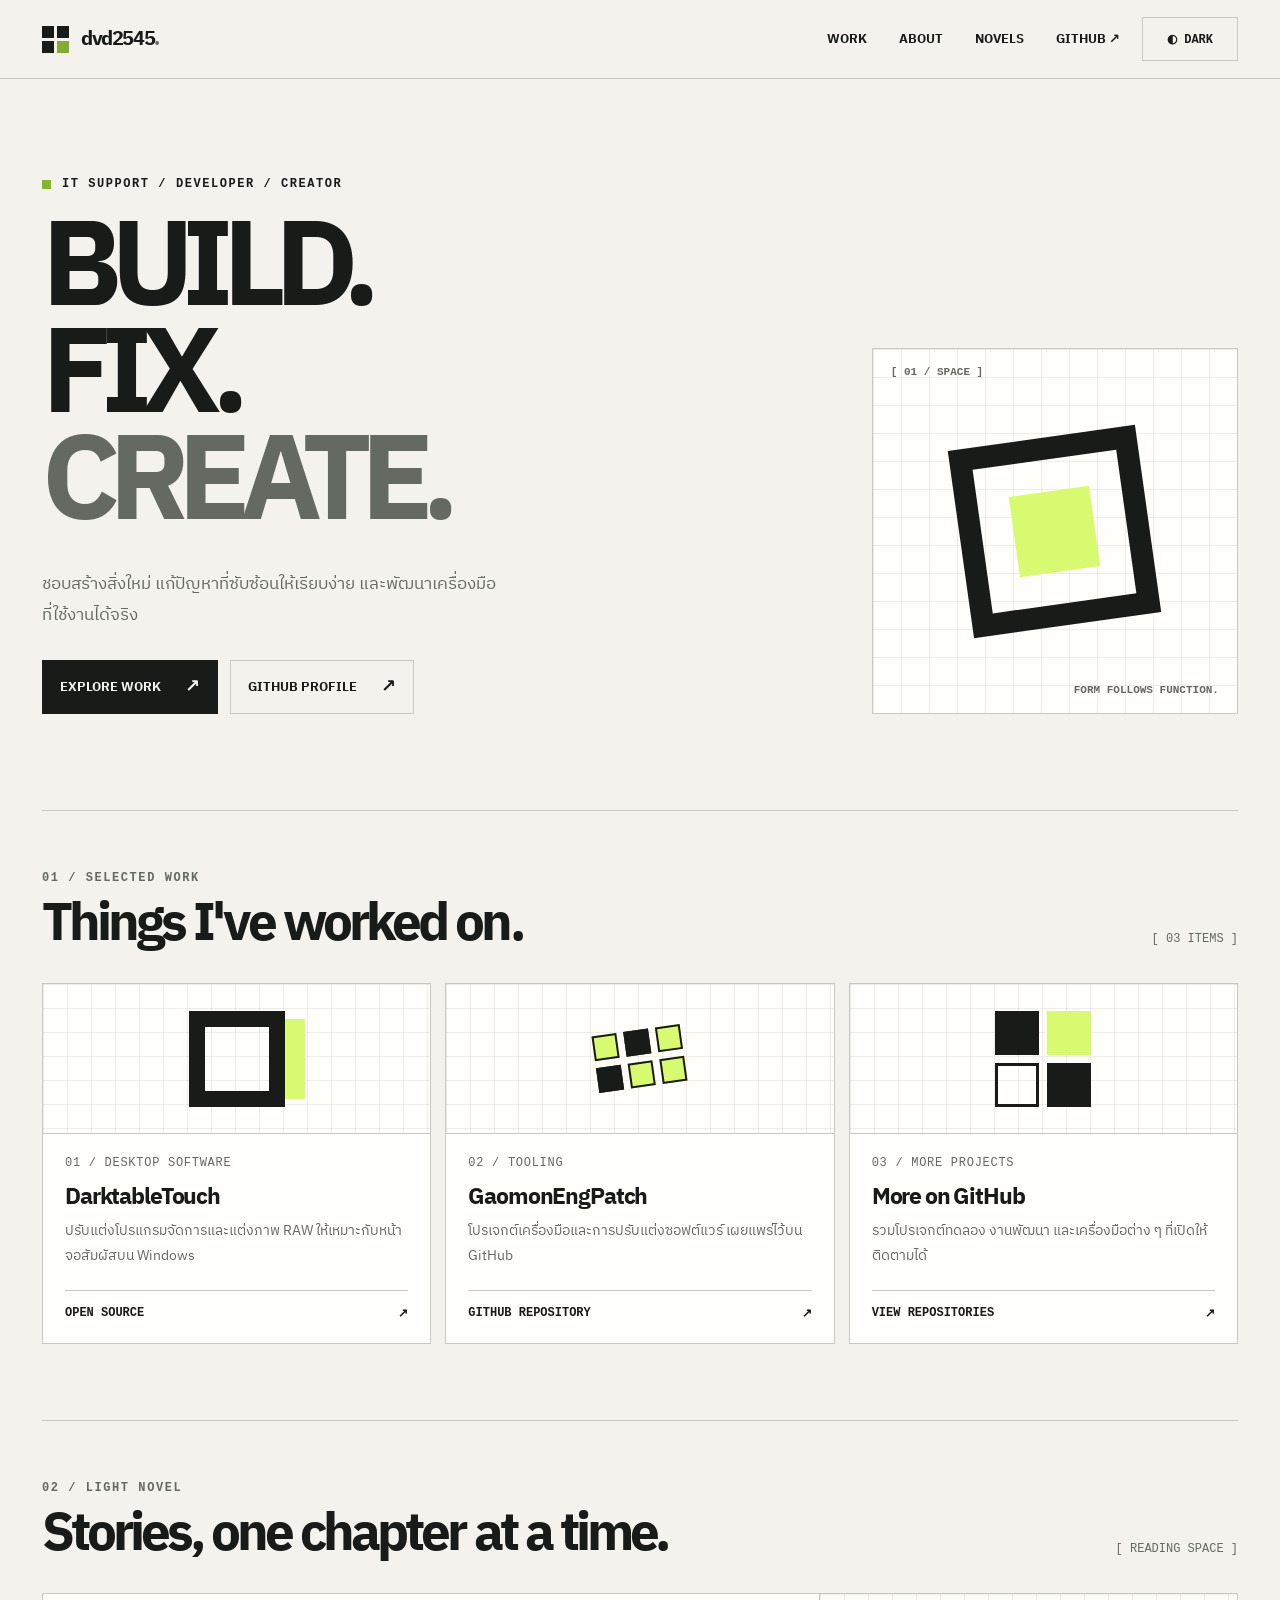
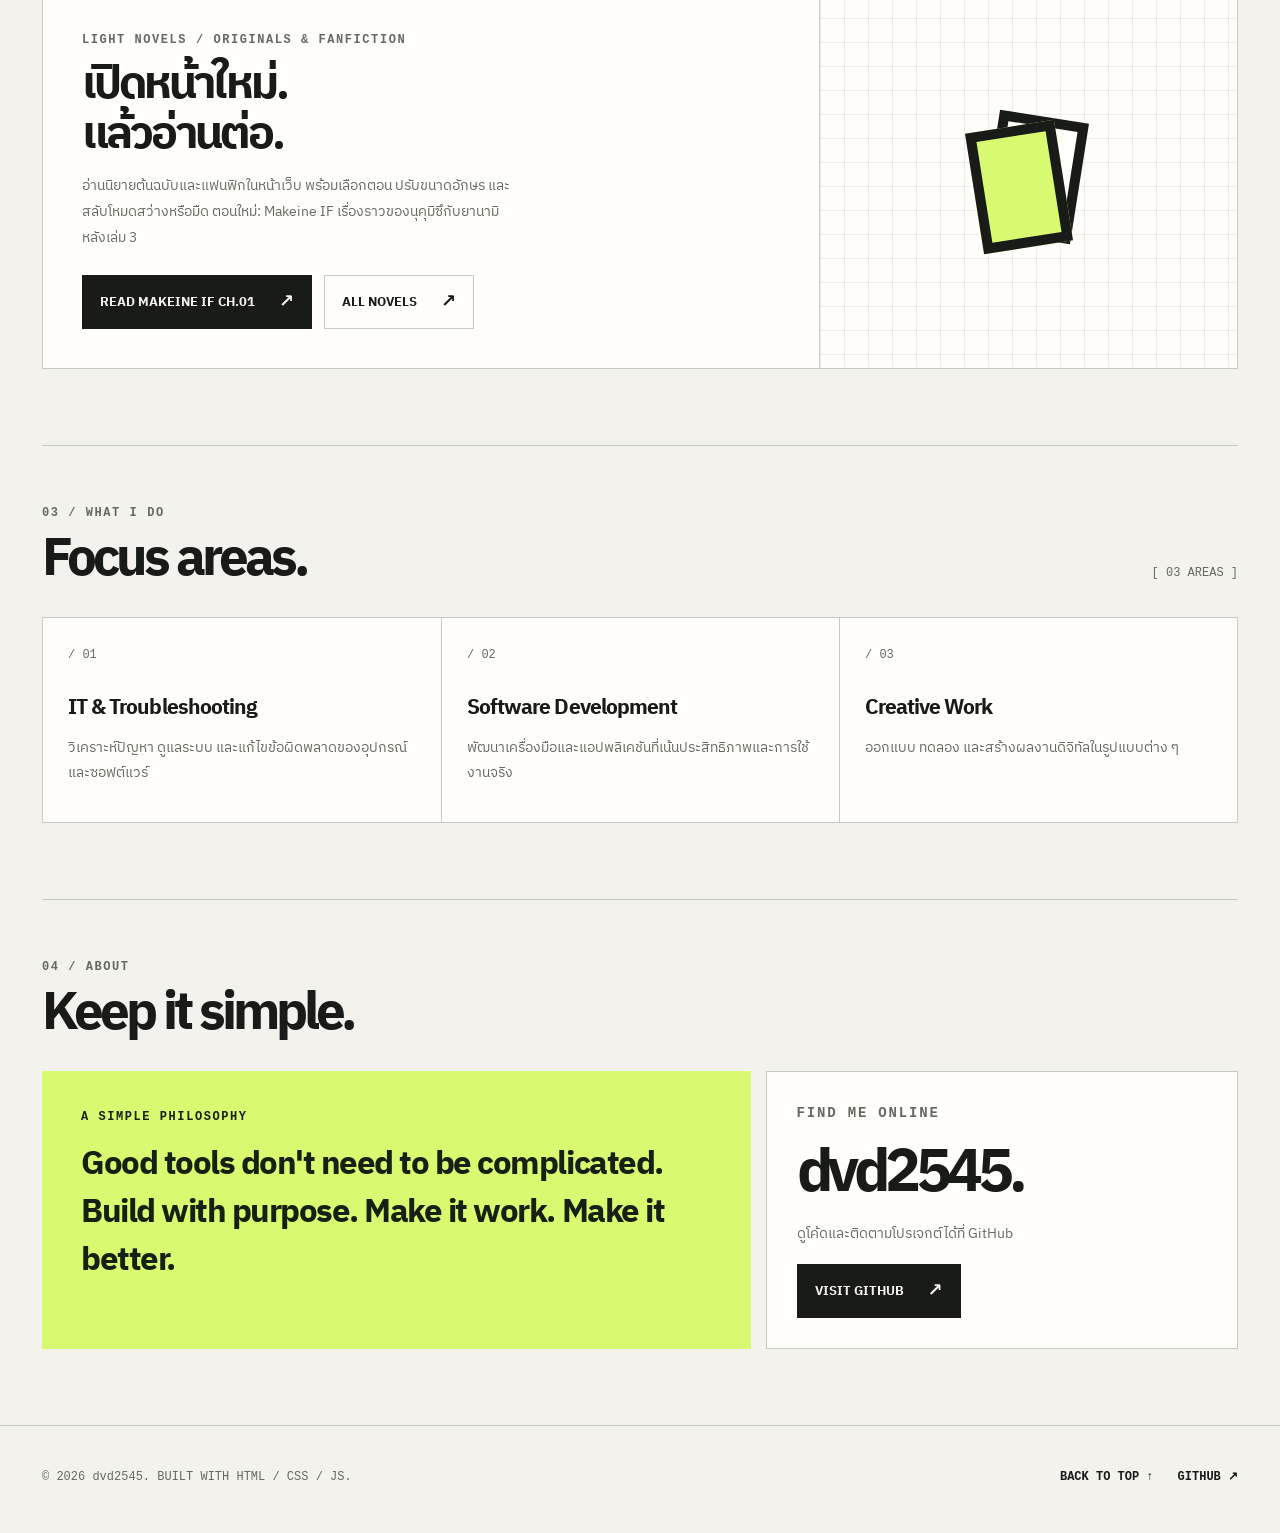
<file: index.html>
<!DOCTYPE html>
<html lang="th" data-theme="light">
<head>
  <meta charset="UTF-8">
  <meta name="viewport" content="width=device-width, initial-scale=1, viewport-fit=cover">
  <meta name="theme-color" content="#f3f2ed">
  <meta name="description" content="dvd2545 — IT support, software development, and creative projects.">
  <meta property="og:title" content="dvd2545 — Build. Fix. Create.">
  <meta property="og:description" content="IT support, software development, creative projects and a Thai light novel reader.">
  <meta property="og:type" content="website">
  <link rel="icon" href="data:image/svg+xml,%3Csvg xmlns='http://www.w3.org/2000/svg' viewBox='0 0 32 32'%3E%3Crect width='32' height='32' fill='%23191b19'/%3E%3Crect x='17' y='17' width='10' height='10' fill='%23d8fa71'/%3E%3Crect x='5' y='5' width='10' height='10' fill='%23f3f2ed'/%3E%3C/svg%3E">
  <title>dvd2545 — Build. Fix. Create.</title>
  <link rel="stylesheet" href="fonts/ibm-plex-sans-thai.css">
  <style>
    :root {
      color-scheme: light;
      --bg: #f3f2ed;
      --paper: #fffefa;
      --text: #191b19;
      --muted: #646a62;
      --line: #c7cac2;
      --accent: #d8fa71;
      --accent-text: #172013;
      --grid: rgba(25, 27, 25, .07);
      --focus: #3f6b00;
      --gutter: max(32px, env(safe-area-inset-left), env(safe-area-inset-right));
    }
    :root[data-theme="dark"] {
      --focus: #d8fa71;
      color-scheme: dark;
      --bg: #151715;
      --paper: #1d201d;
      --text: #f2f4ed;
      --muted: #a8afa5;
      --line: #4c534a;
      --accent: #d8fa71;
      --accent-text: #172013;
      --grid: rgba(242, 244, 237, .08);
    }
    *, *::before, *::after { box-sizing: border-box; }
    html { scroll-behavior: smooth; -webkit-text-size-adjust: 100%; text-size-adjust: 100%; scroll-padding-top: 90px; }
    body {
      margin: 0;
      background: var(--bg);
      color: var(--text);
      font-family: "IBM Plex Sans Thai", ui-sans-serif, system-ui, -apple-system, BlinkMacSystemFont, "Segoe UI", "Noto Sans Thai", sans-serif;
      -webkit-font-smoothing: antialiased;
      -webkit-tap-highlight-color: transparent;
      transition: background .2s, color .2s;
    }
    a { color: inherit; text-decoration: none; }
    button { font: inherit; touch-action: manipulation; }
    a:focus-visible, button:focus-visible { outline: 3px solid var(--focus); outline-offset: 4px; }
    ::selection { background: var(--accent); color: var(--accent-text); }
    .skip-link { position: absolute; left: 10px; top: -80px; padding: 12px 16px; background: var(--accent); color: var(--accent-text); font-weight: 800; z-index: 100; }
    .skip-link:focus { top: 10px; }
    .shell { max-width: 1260px; margin: 0 auto; padding: 0 var(--gutter); }
    .mono { font-family: ui-monospace, "SFMono-Regular", Consolas, monospace; }
    .eyebrow { font-size: 12px; font-weight: 700; letter-spacing: .13em; text-transform: uppercase; }
    .muted { color: var(--muted); }
    .site-header { position: sticky; top: 0; z-index: 50; border-bottom: 1px solid var(--line); background: var(--bg); transition: transform .18s ease, background .2s; }
    .site-header.is-hidden { transform: translateY(calc(-100% - 1px)); }
    .site-header:focus-within { transform: translateY(0); }
    .header-inner { min-height: 78px; display: flex; gap: 22px; align-items: center; justify-content: space-between; }
    .brand { display: inline-flex; align-items: center; gap: 12px; font-size: 20px; font-weight: 850; letter-spacing: -.07em; }
    .brand-mark { width: 27px; height: 27px; display: grid; grid-template-columns: repeat(2, 1fr); grid-template-rows: repeat(2, 1fr); gap: 3px; }
    .brand-mark i { display: block; background: var(--text); }
    .brand-mark i:last-child { background: #86aa37; }
    .nav { display: flex; align-items: center; gap: 32px; margin-left: auto; }
    .nav a { font-size: 13px; font-weight: 650; display: inline-flex; align-items: center; min-height: 44px; }
    .nav a:hover, .footer-links a:hover { text-decoration: underline; text-underline-offset: 4px; }
    .theme-toggle { cursor: pointer; background: transparent; border: 1px solid var(--line); color: var(--text); min-width: 96px; height: 44px; padding: 0 13px; font-size: 12px; font-weight: 800; text-transform: uppercase; }
    .theme-toggle:hover { background: var(--text); color: var(--bg); }
    .hero { padding-top: 98px; padding-bottom: 96px; display: grid; grid-template-columns: minmax(0, 1.5fr) minmax(270px, .7fr); gap: 45px; align-items: end; }
    .hero .eyebrow { display: flex; gap: 11px; align-items: center; }
    .signal { width: 9px; height: 9px; background: #83b925; }
    h1 { font-size: clamp(64px, 9.4vw, 132px); line-height: .89; letter-spacing: -.095em; font-weight: 900; margin: 26px 0 31px; }
    h1 span { color: var(--muted); }
    .hero-copy { max-width: 460px; font-size: 17px; line-height: 1.8; color: var(--muted); margin: 0 0 30px; }
    .actions { display: flex; flex-wrap: wrap; gap: 12px; }
    .action { display: inline-flex; align-items: center; justify-content: space-between; gap: 24px; border: 1px solid var(--text); padding: 15px 17px; min-height: 48px; font-size: 13px; font-weight: 800; transition: transform .16s, background .16s, color .16s; }
    .action:active { transform: translate(1px, 1px); }
    .action.primary { background: var(--text); color: var(--bg); }
    .action.secondary { border-color: var(--line); }
    .action span:last-child { font-size: 18px; line-height: 1; }
    .visual { border: 1px solid var(--line); aspect-ratio: 1 / 1; background-color: var(--paper); background-image: linear-gradient(var(--grid) 1px, transparent 1px),linear-gradient(90deg, var(--grid) 1px, transparent 1px); background-size: 28px 28px; display: grid; place-items: center; position: relative; overflow: hidden; }
    .visual-inner { width: 52%; aspect-ratio: 1; border: 22px solid var(--text); display: grid; place-items: center; transform: rotate(-8deg); }
    .visual-inner::before { content: ""; width: 56%; height: 56%; background: var(--accent); }
    .visual .corner { position: absolute; font: 700 11px ui-monospace, monospace; color: var(--muted); }
    .visual .top { top: 17px; left: 18px; }
    .visual .bottom { bottom: 17px; right: 18px; }
    .section { border-top: 1px solid var(--line); padding: 60px 0 76px; scroll-margin-top: 90px; }
    .section-head { display: flex; justify-content: space-between; align-items: end; gap: 24px; margin-bottom: 30px; }
    .section-title { margin: 12px 0 0; font-size: clamp(31px, 5vw, 53px); letter-spacing: -.075em; line-height: 1.05; }
    .section-count { color: var(--muted); font-size: 12px; padding-bottom: 7px; }
    .projects { display: grid; grid-template-columns: repeat(3, minmax(0, 1fr)); gap: 14px; }
    .project { border: 1px solid var(--line); background: var(--paper); display: flex; flex-direction: column; min-height: 315px; transition: transform .18s, border-color .18s; }
    .project:active { border-color: var(--text); }
    .project:focus-visible { outline-offset: 3px; }
    .project-visual { height: 150px; border-bottom: 1px solid var(--line); position: relative; display: grid; place-items: center; overflow: hidden; }
    .project-visual::before { content: ""; position: absolute; inset: 0; background-image: linear-gradient(var(--grid) 1px, transparent 1px), linear-gradient(90deg, var(--grid) 1px, transparent 1px); background-size: 24px 24px; }
    .shape { position: relative; z-index: 1; }
    .shape.one { width: 96px; height: 96px; border: 16px solid var(--text); box-shadow: 28px 0 0 -8px var(--accent); }
    .shape.two { display: grid; grid-template-columns: repeat(3, 25px); gap: 7px; transform: rotate(-8deg); }
    .shape.two i { width: 25px; height: 25px; border: 2px solid var(--text); background: var(--accent); }
    .shape.two i:nth-child(2), .shape.two i:nth-child(4) { background: var(--text); }
    .shape.three { display: grid; grid-template-columns: repeat(2, 44px); gap: 8px; }
    .shape.three i { width: 44px; height: 44px; background: var(--text); }
    .shape.three i:nth-child(2) { background: var(--accent); }
    .shape.three i:nth-child(3) { border: 3px solid var(--text); background: transparent; }
    .project-body { padding: 22px; flex: 1; display: flex; flex-direction: column; }
    .project-meta { color: var(--muted); font-size: 12px; letter-spacing: .06em; }
    .project-title { margin: 14px 0 8px; font-size: 23px; line-height: 1.13; letter-spacing: -.05em; }
    .project-desc { color: var(--muted); font-size: 14px; line-height: 1.8; margin: 0 0 22px; }
    .project-foot { border-top: 1px solid var(--line); padding-top: 15px; margin-top: auto; font-size: 12px; font-weight: 800; display: flex; justify-content: space-between; }
    .services { display: grid; grid-template-columns: repeat(3, 1fr); border: 1px solid var(--line); background: var(--paper); }
    .service { padding: 30px 25px 36px; min-height: 195px; }
    .service + .service { border-left: 1px solid var(--line); }
    .service-number { color: var(--muted); font-size: 12px; }
    .service h3 { font-size: 21px; letter-spacing: -.045em; margin: 29px 0 10px; }
    .service p { line-height: 1.8; color: var(--muted); margin: 0; font-size: 14px; }
    .about-grid { display: grid; grid-template-columns: 1.2fr .8fr; gap: 15px; }
    .about-text { padding: 39px; background: var(--accent); color: var(--accent-text); min-height: 262px; }
    .about-text p { max-width: 680px; font-size: clamp(21px, 3vw, 33px); font-weight: 750; line-height: 1.45; letter-spacing: -.045em; margin: 17px 0 0; }
    .about-side { border: 1px solid var(--line); padding: 30px; display: flex; flex-direction: column; justify-content: space-between; background: var(--paper); }
    .about-side .big { font-size: clamp(33px, 5vw, 60px); letter-spacing: -.085em; line-height: 1; font-weight: 900; margin: 18px 0; overflow-wrap: anywhere; }
    .about-side .muted { line-height: 1.7; font-size: 14px; }
    .about-side p.muted { margin: 0 0 18px; }
    .footer { border-top: 1px solid var(--line); padding: 29px 0 calc(35px + env(safe-area-inset-bottom)); }
    .footer-inner { display: flex; gap: 20px; justify-content: space-between; align-items: center; font-size: 12px; }
    .footer-links { display: flex; gap: 24px; font-weight: 750; }
    .footer-links a { display: inline-flex; align-items: center; min-height: 44px; }
    .novel-feature { display: grid; grid-template-columns: minmax(0, 1.3fr) minmax(190px, .7fr); min-height: 260px; border: 1px solid var(--line); background: var(--paper); }
    .novel-feature-copy { padding: 39px; display: flex; flex-direction: column; align-items: flex-start; justify-content: center; }
    .novel-feature-copy h3 { font-size: clamp(26px, 4vw, 45px); letter-spacing: -.065em; line-height: 1.12; margin: 13px 0 12px; }
    .novel-feature-copy p { font-size: 14px; line-height: 1.85; color: var(--muted); margin: 0 0 24px; max-width: 440px; }
    .novel-feature-art { border-left: 1px solid var(--line); position: relative; display: grid; place-items: center; background-image: linear-gradient(var(--grid) 1px, transparent 1px), linear-gradient(90deg, var(--grid) 1px, transparent 1px); background-size: 24px 24px; overflow: hidden; }
    .novel-stack { width: 130px; height: 150px; position: relative; }
    .novel-stack::before, .novel-stack::after { content: ""; position: absolute; width: 90px; height: 122px; border: 10px solid var(--text); background: var(--paper); }
    .novel-stack::before { top: 10px; left: 26px; transform: rotate(9deg); }
    .novel-stack::after { top: 20px; left: 10px; transform: rotate(-9deg); background: var(--accent); }
    @media (hover: hover) {
      .action:hover { transform: translate(-2px, -2px); }
      .project:hover { transform: translateY(-5px); border-color: var(--text); }
    }
    @media (max-width: 900px) {
      .hero { grid-template-columns: minmax(0, 1.25fr) minmax(220px, .75fr); gap: 20px; padding: 72px 0; }
      .visual-inner { border-width: 15px; }
      .projects { grid-template-columns: repeat(2, minmax(0, 1fr)); }
      .project:last-child { grid-column: 1 / -1; }
    }
    @media (max-width: 650px) {
      :root { --gutter: max(20px, env(safe-area-inset-left), env(safe-area-inset-right)); }
      html { scroll-padding-top: 130px; }
      .section { scroll-margin-top: 130px; }
      .header-inner { min-height: 60px; flex-wrap: wrap; gap: 0 12px; padding-top: 6px; }
      .nav { order: 3; flex: 1 0 100%; margin: 0 calc(var(--gutter) * -1); padding: 0 var(--gutter); border-top: 1px solid var(--line); justify-content: space-between; gap: 8px; }
      .nav a { flex: 1; justify-content: center; font-size: 12px; }
      .nav a:first-child { justify-content: flex-start; }
      .nav a:last-child { justify-content: flex-end; }
      .theme-toggle { min-width: 80px; padding: 0 10px; }
      .header-inner { margin-bottom: 0; }
      .brand { margin-right: auto; }
      .hero { grid-template-columns: 1fr; padding: 57px 0 66px; }
      h1 { margin: 21px 0 25px; font-size: clamp(61px, 15vw, 90px); }
      .hero-copy { font-size: 15px; }
      .visual { aspect-ratio: 1.6; margin-top: 16px; }
      .visual-inner { width: 120px; border-width: 12px; }
      .section { padding: 46px 0 55px; }
      .projects, .services, .about-grid { grid-template-columns: 1fr; }
      .project:last-child { grid-column: auto; }
      .project { min-height: 0; }
      .project-visual { height: 125px; }
      .service + .service { border-left: 0; border-top: 1px solid var(--line); }
      .service { min-height: 0; }
      .about-text { min-height: 0; padding: 30px; }
      .novel-feature { grid-template-columns: 1fr; }
      .novel-feature-copy { padding: 28px; }
      .novel-feature-art { min-height: 185px; border-left: 0; border-top: 1px solid var(--line); }
      .footer-inner { align-items: flex-start; flex-direction: column; gap: 4px; }
      .actions .action { flex: 1 1 100%; }
    }
    @media (max-width: 360px) {
      .nav a { font-size: 11px; }
      .brand { font-size: 18px; }
    }
    @media (prefers-reduced-motion: reduce) {
      html { scroll-behavior: auto; }
      *, *::before, *::after { transition: none !important; }
    }
  </style>
  <script>
    (function () {
      try {
        var saved = localStorage.getItem("dvd2545-theme");
        var theme = saved === "light" || saved === "dark"
          ? saved
          : (window.matchMedia("(prefers-color-scheme: dark)").matches ? "dark" : "light");
        document.documentElement.setAttribute("data-theme", theme);
      } catch (e) { /* Use default light theme. */ }
    })();
  </script>
</head>
<body>
  <a href="#top" class="skip-link">ข้ามไปยังเนื้อหาหลัก</a>
  <header class="site-header">
    <div class="shell header-inner">
      <a href="#top" class="brand" aria-label="dvd2545, back to top">
        <span class="brand-mark" aria-hidden="true"><i></i><i></i><i></i><i></i></span>
        <span>dvd2545<span style="color:var(--muted)">.</span></span>
      </a>
      <nav class="nav" aria-label="Main navigation">
        <a href="#work">WORK</a>
        <a href="#about">ABOUT</a>
        <a href="novel/">NOVELS</a>
        <a href="https://github.com/dvd2545" target="_blank" rel="noopener noreferrer">GITHUB ↗</a>
      </nav>
      <button class="theme-toggle mono" type="button" id="theme-toggle" aria-label="Toggle color theme">◐ THEME</button>
    </div>
  </header>

  <main id="top" class="shell">
    <section class="hero" aria-labelledby="hero-title">
      <div>
        <div class="eyebrow mono"><span class="signal" aria-hidden="true"></span> IT SUPPORT / DEVELOPER / CREATOR</div>
        <h1 id="hero-title">BUILD.<br>FIX.<br><span>CREATE.</span></h1>
        <p class="hero-copy">ชอบสร้างสิ่งใหม่ แก้ปัญหาที่ซับซ้อนให้เรียบง่าย และพัฒนาเครื่องมือที่ใช้งานได้จริง</p>
        <div class="actions">
          <a class="action primary" href="#work">EXPLORE WORK <span aria-hidden="true">↗</span></a>
          <a class="action secondary" href="https://github.com/dvd2545" target="_blank" rel="noopener noreferrer">GITHUB PROFILE <span aria-hidden="true">↗</span></a>
        </div>
      </div>
      <div class="visual" aria-hidden="true">
        <span class="corner top">[ 01 / SPACE ]</span>
        <div class="visual-inner"></div>
        <span class="corner bottom">FORM FOLLOWS FUNCTION.</span>
      </div>
    </section>

    <section id="work" class="section" aria-labelledby="work-title">
      <div class="section-head">
        <div><div class="eyebrow mono muted">01 / SELECTED WORK</div><h2 id="work-title" class="section-title">Things I've worked on.</h2></div>
        <div class="section-count mono">[ 03 ITEMS ]</div>
      </div>
      <div class="projects">
        <a class="project" href="https://github.com/dvd2545/darktabletouch" target="_blank" rel="noopener noreferrer">
          <div class="project-visual" aria-hidden="true"><div class="shape one"></div></div>
          <div class="project-body">
            <div class="project-meta mono">01 / DESKTOP SOFTWARE</div>
            <h3 class="project-title">DarktableTouch</h3>
            <p class="project-desc">ปรับแต่งโปรแกรมจัดการและแต่งภาพ RAW ให้เหมาะกับหน้าจอสัมผัสบน Windows</p>
            <div class="project-foot mono"><span>OPEN SOURCE</span><span aria-hidden="true">↗</span></div>
          </div>
        </a>
        <a class="project" href="https://github.com/dvd2545/GaomonEngPatch" target="_blank" rel="noopener noreferrer">
          <div class="project-visual" aria-hidden="true"><div class="shape two"><i></i><i></i><i></i><i></i><i></i><i></i></div></div>
          <div class="project-body">
            <div class="project-meta mono">02 / TOOLING</div>
            <h3 class="project-title">GaomonEngPatch</h3>
            <p class="project-desc">โปรเจกต์เครื่องมือและการปรับแต่งซอฟต์แวร์ เผยแพร่ไว้บน GitHub</p>
            <div class="project-foot mono"><span>GITHUB REPOSITORY</span><span aria-hidden="true">↗</span></div>
          </div>
        </a>
        <a class="project" href="https://github.com/dvd2545?tab=repositories" target="_blank" rel="noopener noreferrer">
          <div class="project-visual" aria-hidden="true"><div class="shape three"><i></i><i></i><i></i><i></i></div></div>
          <div class="project-body">
            <div class="project-meta mono">03 / MORE PROJECTS</div>
            <h3 class="project-title">More on GitHub</h3>
            <p class="project-desc">รวมโปรเจกต์ทดลอง งานพัฒนา และเครื่องมือต่าง ๆ ที่เปิดให้ติดตามได้</p>
            <div class="project-foot mono"><span>VIEW REPOSITORIES</span><span aria-hidden="true">↗</span></div>
          </div>
        </a>
      </div>
    </section>

    <section id="novels" class="section" aria-labelledby="novels-title">
      <div class="section-head">
        <div><div class="eyebrow mono muted">02 / LIGHT NOVEL</div><h2 id="novels-title" class="section-title">Stories, one chapter at a time.</h2></div>
        <div class="section-count mono">[ READING SPACE ]</div>
      </div>
      <div class="novel-feature">
        <div class="novel-feature-copy">
          <div class="eyebrow mono muted">LIGHT NOVELS / ORIGINALS &amp; FANFICTION</div>
          <h3>เปิดหน้าใหม่.<br>แล้วอ่านต่อ.</h3>
          <p>อ่านนิยายต้นฉบับและแฟนฟิกในหน้าเว็บ พร้อมเลือกตอน ปรับขนาดอักษร และสลับโหมดสว่างหรือมืด ตอนใหม่: Makeine IF เรื่องราวของนุคุมิซึกับยานามิหลังเล่ม 3</p>
          <div class="actions">
            <a class="action primary" href="novel/?book=makeine-yanami-if&amp;chapter=01#reader">READ MAKEINE IF CH.01 <span aria-hidden="true">↗</span></a>
            <a class="action secondary" href="novel/">ALL NOVELS <span aria-hidden="true">↗</span></a>
          </div>
        </div>
        <div class="novel-feature-art" aria-hidden="true"><div class="novel-stack"></div></div>
      </div>
    </section>

    <section class="section" aria-labelledby="focus-title">
      <div class="section-head">
        <div><div class="eyebrow mono muted">03 / WHAT I DO</div><h2 id="focus-title" class="section-title">Focus areas.</h2></div>
        <div class="section-count mono">[ 03 AREAS ]</div>
      </div>
      <div class="services">
        <div class="service"><div class="service-number mono">/ 01</div><h3>IT & Troubleshooting</h3><p>วิเคราะห์ปัญหา ดูแลระบบ และแก้ไขข้อผิดพลาดของอุปกรณ์และซอฟต์แวร์</p></div>
        <div class="service"><div class="service-number mono">/ 02</div><h3>Software Development</h3><p>พัฒนาเครื่องมือและแอปพลิเคชันที่เน้นประสิทธิภาพและการใช้งานจริง</p></div>
        <div class="service"><div class="service-number mono">/ 03</div><h3>Creative Work</h3><p>ออกแบบ ทดลอง และสร้างผลงานดิจิทัลในรูปแบบต่าง ๆ</p></div>
      </div>
    </section>

    <section id="about" class="section" aria-labelledby="about-title">
      <div class="section-head">
        <div><div class="eyebrow mono muted">04 / ABOUT</div><h2 id="about-title" class="section-title">Keep it simple.</h2></div>
      </div>
      <div class="about-grid">
        <div class="about-text">
          <div class="eyebrow mono">A SIMPLE PHILOSOPHY</div>
          <p>Good tools don't need to be complicated. Build with purpose. Make it work. Make it better.</p>
        </div>
        <div class="about-side">
          <div><div class="eyebrow mono muted">FIND ME ONLINE</div><div class="big">dvd2545.</div></div>
          <div><p class="muted">ดูโค้ดและติดตามโปรเจกต์ได้ที่ GitHub</p><a class="action primary" href="https://github.com/dvd2545" target="_blank" rel="noopener noreferrer">VISIT GITHUB <span aria-hidden="true">↗</span></a></div>
        </div>
      </div>
    </section>
  </main>

  <footer class="footer">
    <div class="shell footer-inner">
      <span class="muted mono">© <span id="year">2026</span> dvd2545. BUILT WITH HTML / CSS / JS.</span>
      <div class="footer-links mono"><a href="#top">BACK TO TOP ↑</a><a href="https://github.com/dvd2545" target="_blank" rel="noopener noreferrer">GITHUB ↗</a></div>
    </div>
  </footer>

  <script>
    (function () {
      var root = document.documentElement;
      var button = document.getElementById("theme-toggle");
      var year = document.getElementById("year");
      var themeMeta = document.querySelector('meta[name="theme-color"]');
      var header = document.querySelector(".site-header");
      if (year) year.textContent = new Date().getFullYear();

      // Hide the sticky header while scrolling down, reveal it after a small upward scroll.
      var lastY = Math.max(0, window.scrollY), acc = 0, ticking = false;
      function updateHeader() {
        ticking = false;
        var y = Math.max(0, window.scrollY), delta = y - lastY;
        lastY = y;
        if (y < header.offsetHeight + 16 || header.contains(document.activeElement)) {
          acc = 0; header.classList.remove("is-hidden"); return;
        }
        if (!delta) return;
        if ((acc > 0 && delta < 0) || (acc < 0 && delta > 0)) acc = 0;
        acc += delta;
        if (acc >= 12) { header.classList.add("is-hidden"); acc = 0; }
        else if (acc <= -3) { header.classList.remove("is-hidden"); acc = 0; }
      }
      window.addEventListener("scroll", function () {
        if (!ticking) { ticking = true; requestAnimationFrame(updateHeader); }
      }, { passive: true });
      header.addEventListener("focusin", function () { header.classList.remove("is-hidden"); acc = 0; });

      if (button) {
        function syncLabel() {
          var current = root.getAttribute("data-theme");
          button.textContent = current === "dark" ? "☼ LIGHT" : "◐ DARK";
          button.setAttribute("aria-label", current === "dark" ? "Switch to light mode" : "Switch to dark mode");
          if (themeMeta) themeMeta.setAttribute("content", current === "dark" ? "#151715" : "#f3f2ed");
        }
        syncLabel();
        button.addEventListener("click", function () {
          var next = root.getAttribute("data-theme") === "dark" ? "light" : "dark";
          root.setAttribute("data-theme", next);
          try { localStorage.setItem("dvd2545-theme", next); } catch (e) { /* Storage can be unavailable. */ }
          syncLabel();
        });
      }
    })();
  </script>
</body>
</html>
</file>
<file: fonts/ibm-plex-sans-thai.css>
@font-face {
  font-family: 'IBM Plex Sans Thai';
  font-style: normal;
  font-weight: 400;
  font-display: swap;
  src: url(ibm-plex-sans-thai-thai-400.woff2) format('woff2');
  unicode-range: U+02D7, U+0303, U+0331, U+0E01-0E5B, U+200C-200D, U+25CC;
}
@font-face {
  font-family: 'IBM Plex Sans Thai';
  font-style: normal;
  font-weight: 400;
  font-display: swap;
  src: url(ibm-plex-sans-thai-latin-400.woff2) format('woff2');
  unicode-range: U+0000-00FF, U+0131, U+0152-0153, U+02BB-02BC, U+02C6, U+02DA, U+02DC, U+0304, U+0308, U+0329, U+2000-206F, U+20AC, U+2122, U+2191, U+2193, U+2212, U+2215, U+FEFF, U+FFFD;
}
@font-face {
  font-family: 'IBM Plex Sans Thai';
  font-style: normal;
  font-weight: 500;
  font-display: swap;
  src: url(ibm-plex-sans-thai-thai-500.woff2) format('woff2');
  unicode-range: U+02D7, U+0303, U+0331, U+0E01-0E5B, U+200C-200D, U+25CC;
}
@font-face {
  font-family: 'IBM Plex Sans Thai';
  font-style: normal;
  font-weight: 500;
  font-display: swap;
  src: url(ibm-plex-sans-thai-latin-500.woff2) format('woff2');
  unicode-range: U+0000-00FF, U+0131, U+0152-0153, U+02BB-02BC, U+02C6, U+02DA, U+02DC, U+0304, U+0308, U+0329, U+2000-206F, U+20AC, U+2122, U+2191, U+2193, U+2212, U+2215, U+FEFF, U+FFFD;
}
@font-face {
  font-family: 'IBM Plex Sans Thai';
  font-style: normal;
  font-weight: 600;
  font-display: swap;
  src: url(ibm-plex-sans-thai-thai-600.woff2) format('woff2');
  unicode-range: U+02D7, U+0303, U+0331, U+0E01-0E5B, U+200C-200D, U+25CC;
}
@font-face {
  font-family: 'IBM Plex Sans Thai';
  font-style: normal;
  font-weight: 600;
  font-display: swap;
  src: url(ibm-plex-sans-thai-latin-600.woff2) format('woff2');
  unicode-range: U+0000-00FF, U+0131, U+0152-0153, U+02BB-02BC, U+02C6, U+02DA, U+02DC, U+0304, U+0308, U+0329, U+2000-206F, U+20AC, U+2122, U+2191, U+2193, U+2212, U+2215, U+FEFF, U+FFFD;
}
@font-face {
  font-family: 'IBM Plex Sans Thai';
  font-style: normal;
  font-weight: 700;
  font-display: swap;
  src: url(ibm-plex-sans-thai-thai-700.woff2) format('woff2');
  unicode-range: U+02D7, U+0303, U+0331, U+0E01-0E5B, U+200C-200D, U+25CC;
}
@font-face {
  font-family: 'IBM Plex Sans Thai';
  font-style: normal;
  font-weight: 700;
  font-display: swap;
  src: url(ibm-plex-sans-thai-latin-700.woff2) format('woff2');
  unicode-range: U+0000-00FF, U+0131, U+0152-0153, U+02BB-02BC, U+02C6, U+02DA, U+02DC, U+0304, U+0308, U+0329, U+2000-206F, U+20AC, U+2122, U+2191, U+2193, U+2212, U+2215, U+FEFF, U+FFFD;
}
</file>
